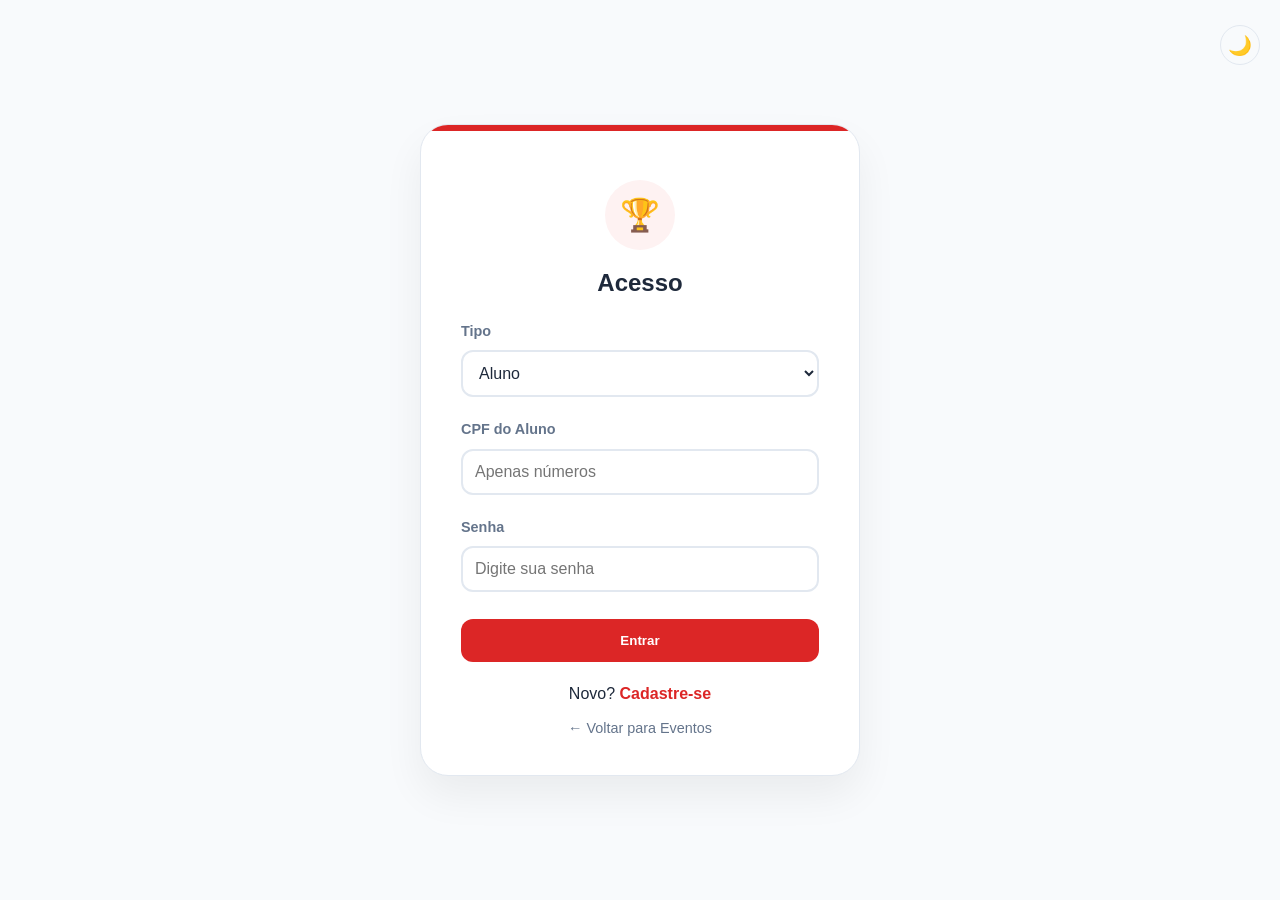
<file: index.html>
<!DOCTYPE html>
<html lang="pt-br">
<head>
    <meta charset="UTF-8">
    <title>Dashboard</title>
    <link rel="stylesheet" href="style.css">
    <script>
        // Trava nativa para impedir exibição de lixo antigo na tela
        (function verificarSessaoImediata() {
            const usuario = localStorage.getItem("usuarioLogado");
            if (!usuario) {
                window.location.href = "login.html";
            }
            if (localStorage.getItem("temaEscuro") === "ativo") {
                document.documentElement.setAttribute("data-theme", "dark");
            }
        })();
    </script>
</head>
<body>
    <header>
        ⚽ PLANNER SESI
        <button onclick="toggleDarkMode()" class="dark-mode-toggle" id="darkModeBtn">🌙</button>
    </header>
    <div class="container">
        <div style="background: var(--vermelho-light); color: var(--vermelho); padding: 12px 20px; border-radius: 16px; margin-bottom: 1.5rem; font-weight: 700; box-shadow: var(--shadow);">
            📌 Inscrições para: <span id="nomeEventoAtual">Carregando...</span>
        </div>
        <div class="header-actions">
            <div>Bem-vindoo, <strong id="nomeExibicao">Carregando...</strong></div>
            <div>
                <button onclick="window.location.href='eventos.html'" class="btn-logout" style="margin-right:8px;">Trocar Evento</button>
                <button onclick="logout()" class="btn-logout">Sair</button>
            </div>
        </div>
        
        <!-- Grid de Estatísticas -->
        <div class="dashboard-stats">
            <div class="stat-card"><span class="stat-title">Inscritos</span><span id="totalGeral" class="stat-value">0</span></div>
            <div class="stat-card"><span class="stat-title">Vagas Livres</span><span id="vagasRestantes" class="stat-value">94</span></div>
        </div>

        <!-- Painel Central: Placar Ao Vivo Interativo -->
        <div class="list" style="text-align: center; padding: 2rem; margin-bottom: 1.5rem;">
            <h3 style="color: var(--text-main); font-weight: 800; margin-bottom: 1.5rem; display: flex; align-items: center; justify-content: center; gap: 8px;">
                🏆 Placar Ao Vivo
            </h3>
            
            <div style="display: flex; justify-content: center; align-items: center; gap: 3rem; margin-bottom: 1.5rem;">
                <div>
                    <div id="nomeTimeA" style="font-weight: 800; font-size: 1.2rem; color: var(--text-main); margin-bottom: 5px; cursor: pointer;" onclick="alterarNomeTime('A')">2º A</div>
                    <span id="pontoTimeA" style="font-size: 4rem; font-weight: 900; color: var(--vermelho); line-height: 1;">0</span>
                </div>
                <div style="font-size: 2rem; font-weight: 900; color: var(--text-sub);">X</div>
                <div>
                    <div id="nomeTimeB" style="font-weight: 800; font-size: 1.2rem; color: var(--text-main); margin-bottom: 5px; cursor: pointer;" onclick="alterarNomeTime('B')">3º B</div>
                    <span id="pontoTimeB" style="font-size: 4rem; font-weight: 900; color: var(--vermelho); line-height: 1;">0</span>
                </div>
            </div>

            <div id="controlesPlacar" style="display: none; justify-content: center; align-items: center; gap: 10px; flex-wrap: wrap;">
                <button onclick="modificarPlacar('A', 1)" style="background: var(--vermelho); color: white; border: none; padding: 10px 16px; border-radius: 8px; font-weight: 700; cursor: pointer;">+ Time A</button>
                <button onclick="modificarPlacar('A', -1)" style="background: var(--vermelho); color: white; border: none; padding: 10px 16px; border-radius: 8px; font-weight: 700; cursor: pointer;">- Time A</button>
                <button onclick="modificarPlacar('B', 1)" style="background: var(--vermelho); color: white; border: none; padding: 10px 16px; border-radius: 8px; font-weight: 700; cursor: pointer;">+ Time B</button>
                <button onclick="modificarPlacar('B', -1)" style="background: var(--vermelho); color: white; border: none; padding: 10px 16px; border-radius: 8px; font-weight: 700; cursor: pointer;">- Time B</button>
                <button onclick="resetarPlacar()" style="background: #1e293b; color: white; border: none; padding: 10px 16px; border-radius: 8px; font-weight: 700; cursor: pointer;">🔄 Resetar</button>
            </div>
            <div style="text-align:center; margin:20px 0;">
                <button id="btnGerenciarModalidades"
                    onclick="abrirModalModalidades()"
                    style="display:none;">
                    ⚙️ Gerenciar Modalidades
                </button>
            </div>
        </div>

        <div class="cards" id="listaModalidades"></div>


<div id="filtroSexo"></div>
        
        <div class="form-box" id="formProfessor">
            <input type="text" id="nomeAluno" placeholder="Nome">
            <input type="text" id="turmaAluno" placeholder="Turma">
            <select id="posicaoAluno"><option>Titular</option><option>Reserva</option></select>
            <button onclick="adicionarAluno()" id="btnSalvar">Salvar</button>
        </div>
        <button onclick="adicionarAluno()" id="btnInscricaoAluno" style="display:none; margin-bottom: 20px; background: var(--vermelho); color:white; border:none; padding: 15px; border-radius: 12px; width:100%; font-weight:bold; cursor:pointer;">Inscrever-me nesta modalidade</button>
        <div class="search-container">
            <input type="text" id="busca" oninput="renderTabela()" placeholder="🔍 Buscar atleta...">
            <span id="contador" class="contador-badge">0/12 jogadores</span>
        </div>
        <div class="list">
            <table>
                <thead><tr><th>Atleta</th><th>Turma</th><th>Posição</th><th style="text-align:right">Ações</th></tr></thead>
                <tbody id="tabela-alunos"></tbody>
            </table>
        </div>
    </div>
    <!-- Alterado para v=150 para quebrar o cache de script antigo do seu PC de uma vez por todas -->
    <script src="script.js?v=200"></script>

<div id="modalModalidades" class="modal">

    <div class="modal-conteudo modal-modalidades">

        <div class="modal-header">

            <h2>Gerenciar Modalidades</h2>

            <button
                class="btn-fechar-modal"
                onclick="fecharModalModalidades()">
                ✕
            </button>

        </div>

        <div class="modal-grid">

            <div class="painel-esquerdo">

                <label>Nome da modalidade</label>

                <input
                    type="text"
                    id="novaModalidadeNome"
                    placeholder="Ex.: Queimada"
                >

                <label>Sexo</label>

                <select id="novaModalidadeSexo">
                    <option value="Masculino">Masculino</option>
                    <option value="Feminino">Feminino</option>
                    <option value="Misto">Misto</option>
                </select>

                <label>Máximo de participantes</label>

                <input
                    type="number"
                    id="novaModalidadeMax"
                    value="12"
                    min="1"
                >

                <button
                    class="btn-vermelho"
                    onclick="adicionarModalidade()">

                    + Adicionar Modalidade

                </button>

            </div>

            <div class="painel-direito">

                <h3>Modalidades cadastradas</h3>

                <div id="listaModalidadesProfessor"></div>

            </div>

        </div>

    </div>

</div>
</body>
</html>
</file>
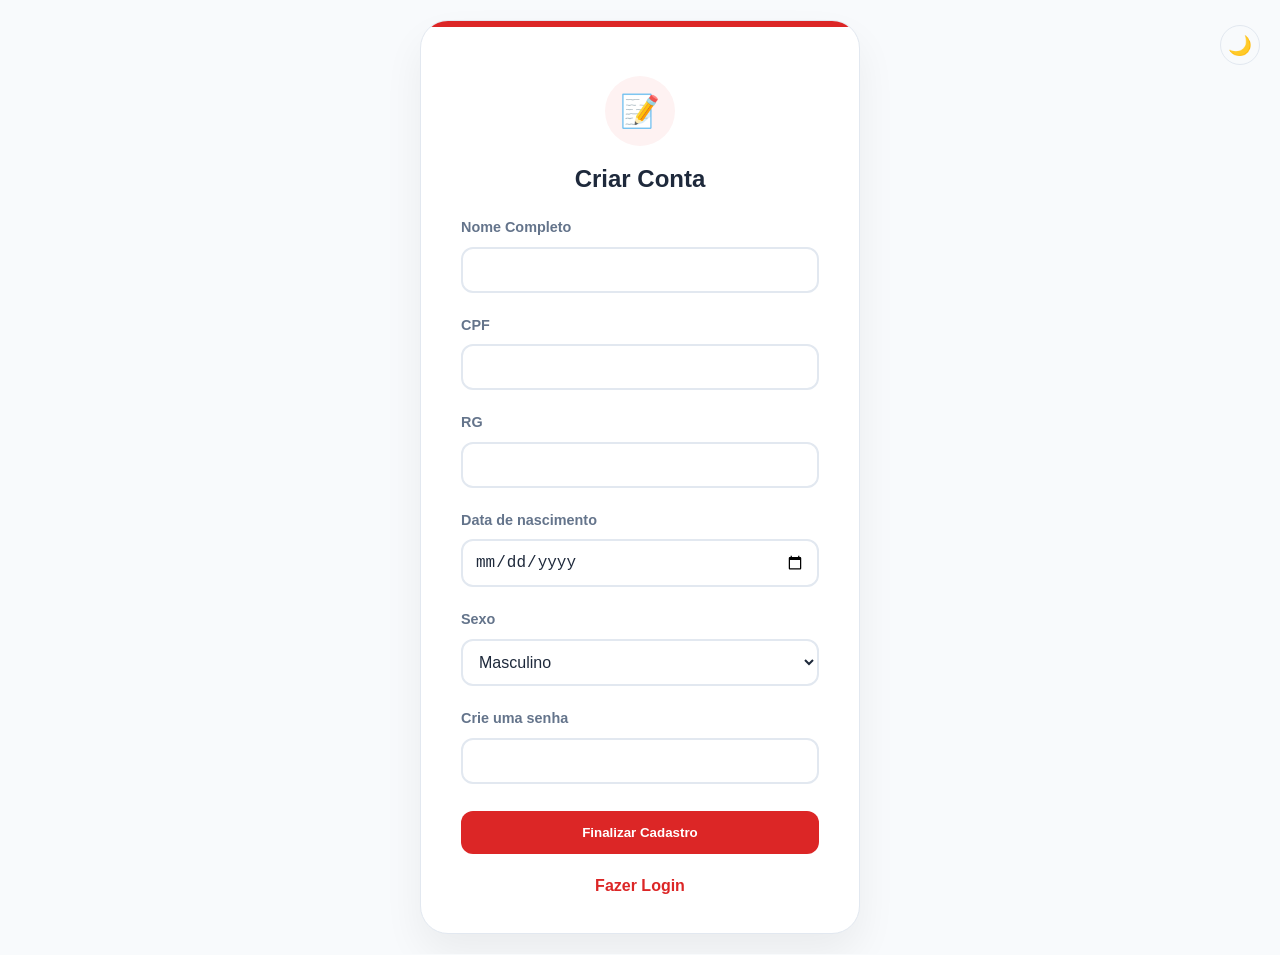
<file: cadastro.html>
<!DOCTYPE html>
<html lang="pt-br">
<head>

<meta charset="UTF-8">
<title>Cadastro - Jogos Escolares</title>

<link rel="stylesheet" href="style.css">

<script>

(function(){

    if(localStorage.getItem("temaEscuro")=="ativo"){
        document.documentElement.setAttribute("data-theme","dark");
    }

})();

document.addEventListener("DOMContentLoaded",()=>{

    const btn=document.getElementById("darkModeBtn");

    if(btn){

        btn.innerText=
        document.documentElement.getAttribute("data-theme")=="dark"
        ? "☀️"
        : "🌙";

    }

});

function toggleDarkMode(){

    const html=document.documentElement;
    const btn=document.getElementById("darkModeBtn");

    if(html.getAttribute("data-theme")=="dark"){

        html.removeAttribute("data-theme");
        localStorage.setItem("temaEscuro","inativo");

        btn.innerText="🌙";

    }else{

        html.setAttribute("data-theme","dark");
        localStorage.setItem("temaEscuro","ativo");

        btn.innerText="☀️";

    }

}

</script>

</head>

<body class="login-page">

<button
onclick="toggleDarkMode()"
class="dark-mode-toggle"
id="darkModeBtn"
style="top:25px;transform:none;">

🌙

</button>

<div class="login-box">

<div class="login-accent-bar"></div>

<div class="login-header">

<div class="icon-circle">📝</div>

<h2>Criar Conta</h2>

</div>

<div class="login-form">

<div class="input-group">

<label>Nome Completo</label>

<input
type="text"
id="cadNome">

</div>

<div class="input-group">

<label>CPF</label>

<input
type="text"
id="cadCPF"
maxlength="11">

</div>

<div class="input-group">

<label>RG</label>

<input
type="text"
id="cadRG">

</div>

<div class="input-group">

<label>Data de nascimento</label>

<input
type="date"
id="cadNasc">

</div>

<div class="input-group">

<label>Sexo</label>

<select id="cadSexo">

<option>Masculino</option>

<option>Feminino</option>

</select>

</div>

<div class="input-group">

<label>Crie uma senha</label>

<input
type="password"
id="cadSenha">

</div>

<button onclick="registrar()" id="btnEntrar">
    Finalizar Cadastro
</button>

<p style="text-align:center;margin-top:20px;">

<a
href="login.html"
style="color:var(--vermelho);font-weight:bold;text-decoration:none;">

Fazer Login

</a>

</p>

</div>

</div>

<script>

async function registrar(){

    const nome=document.getElementById("cadNome").value.trim();

    const cpf=document.getElementById("cadCPF").value.trim();

    const rg=document.getElementById("cadRG").value.trim();

    const nascimento=document.getElementById("cadNasc").value;

    const sexo=document.getElementById("cadSexo").value;

    const senha=document.getElementById("cadSenha").value;

    if(
        !nome||
        !cpf||
        !rg||
        !nascimento||
        !sexo||
        !senha
    ){

        alert("Preencha todos os campos.");

        return;

    }

    const resposta=await fetch("api.php",{

        method:"POST",

        headers:{
            "Content-Type":"application/json"
        },

        body:JSON.stringify({

            acao:"cadastrar_aluno",

            nome:nome,

            cpf:cpf,

            rg:rg,

            data_nascimento:nascimento,

            sexo:sexo,

            senha:senha

        })

    });

    const retorno=await resposta.json();

    if(retorno.sucesso){

        alert("Cadastro realizado!");

        window.location="login.html";

    }else{

        alert(retorno.mensagem);

    }

}

</script>

</body>
</html>
</file>
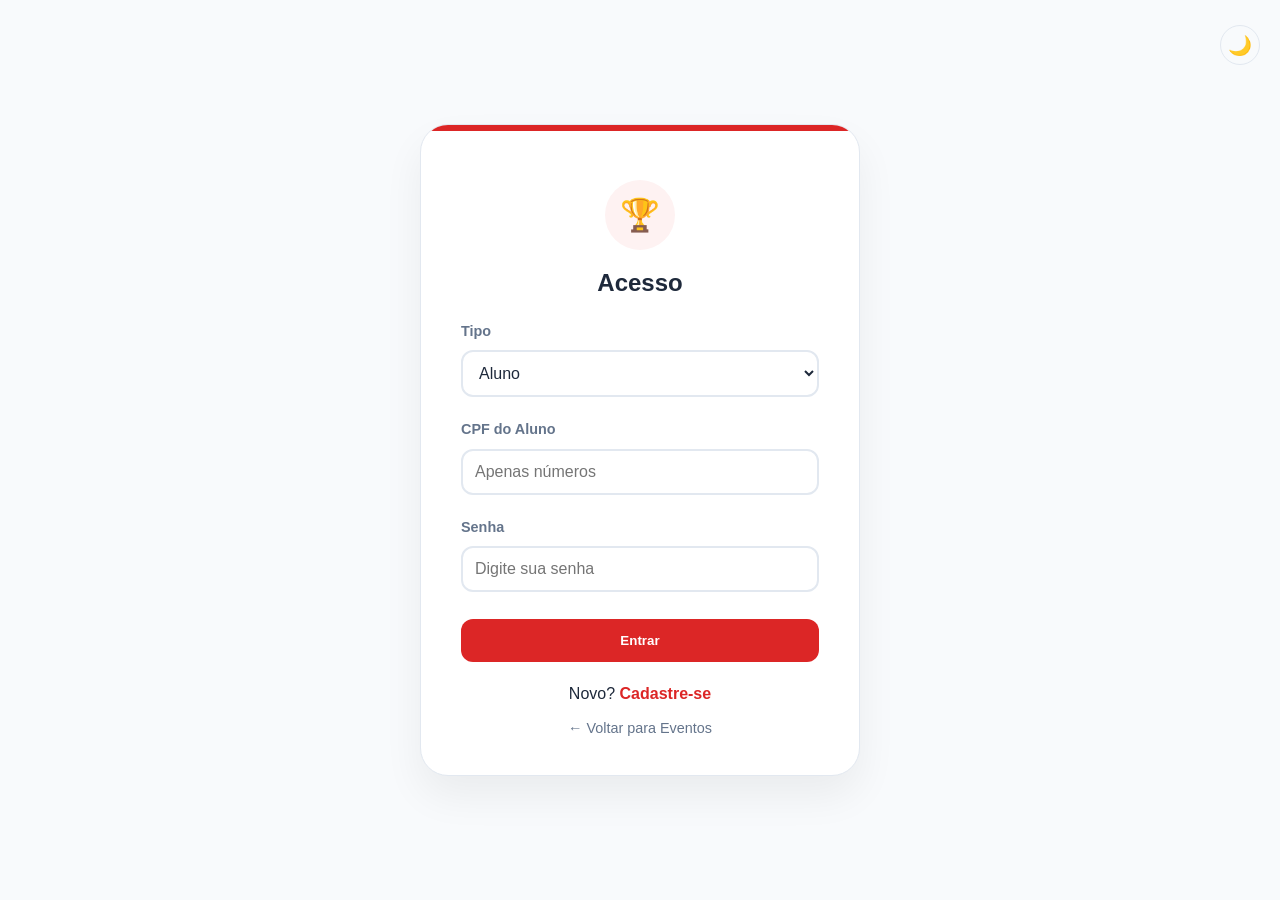
<file: login.html>
<!DOCTYPE html>
<html lang="pt-br">
<head>
    <meta charset="UTF-8">
    <title>Login - Jogos Escolares</title>
    <link rel="stylesheet" href="style.css">

    <script>
        (function () {
            if (localStorage.getItem("temaEscuro") === "ativo") {
                document.documentElement.setAttribute("data-theme", "dark");
            }
        })();

        function toggleDarkMode() {
            const html = document.documentElement;
            const btn = document.getElementById("darkModeBtn");

            if (html.getAttribute("data-theme") === "dark") {
                html.removeAttribute("data-theme");
                localStorage.setItem("temaEscuro", "inativo");
                if (btn) btn.innerText = "🌙";
            } else {
                html.setAttribute("data-theme", "dark");
                localStorage.setItem("temaEscuro", "ativo");
                if (btn) btn.innerText = "☀️";
            }
        }
    </script>
</head>

<body class="login-page">

<button onclick="toggleDarkMode()" class="dark-mode-toggle" id="darkModeBtn" style="top:25px;transform:none;">🌙</button>

<div class="login-box">

    <div class="login-accent-bar"></div>

    <div class="login-header">
        <div class="icon-circle">🏆</div>
        <h2>Acesso</h2>
    </div>

    <div class="login-form">

        <div class="input-group">
            <label>Tipo</label>

            <select id="tipo" onchange="mudarInterface()">
                <option value="aluno">Aluno</option>
                <option value="professor">Professor</option>
            </select>
        </div>

        <div class="input-group">
            <label id="labelUser">CPF do Aluno</label>

            <input
                type="text"
                id="usuario"
                placeholder="Apenas números"
                maxlength="11">
        </div>

        <div class="input-group" id="group-senha">
            <label>Senha</label>

            <input
                type="password"
                id="senha"
                placeholder="Digite sua senha">
        </div>

        <button onclick="fazerLogin()" id="btnEntrar">
            Entrar
        </button>

        <p id="linkCad" style="text-align:center;margin-top:20px;">
            Novo?
            <a href="cadastro.html"
               style="color:var(--vermelho);font-weight:bold;text-decoration:none;">
                Cadastre-se
            </a>
        </p>

        <p style="text-align:center;margin-top:10px;">
            <a href="eventos.html"
               style="color:var(--text-sub);text-decoration:none;font-size:.9rem;">
                ← Voltar para Eventos
            </a>
        </p>

    </div>

</div>

<script>

document.addEventListener("DOMContentLoaded", () => {

    const btn = document.getElementById("darkModeBtn");

    if (btn) {
        btn.innerText =
            document.documentElement.getAttribute("data-theme") === "dark"
            ? "☀️"
            : "🌙";
    }

    document
        .querySelectorAll(".login-form input")
        .forEach(input => {

            input.addEventListener("keypress", e => {

                if (e.key === "Enter") {
                    fazerLogin();
                }

            });

        });

    mudarInterface();

});

function mudarInterface() {

    const tipo = document.getElementById("tipo").value;
    const usuario = document.getElementById("usuario");

    document.getElementById("senha").value = "";

    if (tipo === "professor") {

        document.getElementById("labelUser").innerText = "Usuário Professor";

        usuario.placeholder = "Digite o usuário";

        usuario.maxLength = 50;

        document.getElementById("linkCad").style.display = "none";

    } else {

        document.getElementById("labelUser").innerText = "CPF do Aluno";

        usuario.placeholder = "Apenas números";

        usuario.maxLength = 11;

        document.getElementById("linkCad").style.display = "block";
    }

    usuario.value = "";
}

async function fazerLogin() {

    const u = document.getElementById("usuario").value.trim();
    const s = document.getElementById("senha").value;
    const t = document.getElementById("tipo").value;

    if (t === "professor" && (!u || !s)) {
        alert("Preencha usuário e senha.");
        return;
    }

    if (t === "aluno" && !u) {
        alert("Digite o CPF.");
        return;
    }

    const resposta = await fetch("api.php", {
        method: "POST",
        headers: {
            "Content-Type":"application/json"
        },
        body: JSON.stringify({
            acao:"login",
            usuario:u,
            senha:s,
            tipo:t
        })
    });

    const dados = await resposta.json();

    if (dados.sucesso) {

        localStorage.removeItem("usuarioLogado");
        localStorage.setItem("usuarioLogado", JSON.stringify(dados.usuario));

        window.location.href = "eventos.html";

    } else {

        alert(dados.mensagem);

    }

}
window.onload = function () {
    mudarInterface();
};
</script>

</body>
</html>
</file>
<file: style.css>
/* --- VARIÁVEIS DE SISTEMA E CORES --- */
:root {
    --vermelho: #dc2626;
    --vermelho-dark: #991b1b;
    --vermelho-light: #fef2f2;
    --bg-light: #f8fafc;
    --bg-card: white;
    --text-main: #1e293b;
    --text-sub: #64748b;
    --border-color: #e2e8f0;
    --shadow: 0 10px 15px -3px rgba(0, 0, 0, 0.05);
    --transition: all 0.3s cubic-bezier(0.4, 0, 0.2, 1);
}

[data-theme="dark"] {
    --bg-light: #0f172a;
    --bg-card: #1e293b;
    --text-main: #f8fafc;
    --text-sub: #94a3b8;
    --border-color: #334155;
    --vermelho-light: #450a0a;
}

/* --- ESTRUTURA GLOBAL COMTILHADA --- */
* { box-sizing: border-box; margin: 0; padding: 0; outline: none; }
body { font-family: 'Inter', sans-serif; background: var(--bg-light); color: var(--text-main); line-height: 1.5; transition: background 0.3s, color 0.3s; }

/* --- MANUTENÇÃO INTEGRAL DAS TELAS DE LOGIN E CADASTRO (INALTERADO) --- */
.login-page { background: var(--bg-light); min-height: 100vh; display: flex; align-items: center; justify-content: center; padding: 20px; }
.login-box { background: var(--bg-card); padding: 35px 40px; border-radius: 28px; width: 100%; max-width: 440px; box-shadow: 0 20px 40px rgba(0,0,0,0.06); position: relative; overflow: hidden; border: 1px solid var(--border-color); }
.login-accent-bar { height: 6px; background: var(--vermelho); width: 100%; position: absolute; top: 0; left: 0; }
.icon-circle { width: 70px; height: 70px; background: var(--vermelho-light); color: var(--vermelho); font-size: 2rem; display: flex; align-items: center; justify-content: center; border-radius: 50%; margin: 20px auto 15px; }
.login-header h2 { text-align: center; color: var(--text-main); font-weight: 800; margin-bottom: 20px; }
.input-group { margin-bottom: 22px; }
.input-group label { display: block; font-size: 0.9rem; font-weight: 600; margin-bottom: 8px; color: var(--text-sub); }
input, select { width: 100%; padding: 12px; border: 2px solid var(--border-color); border-radius: 12px; font-size: 1rem; transition: var(--transition); background: var(--bg-card); color: var(--text-main); }
input:focus, select:focus { border-color: var(--vermelho); box-shadow: 0 0 0 4px var(--vermelho-light); }
#btnEntrar, #btnSalvar { width: 100%; background: var(--vermelho); color: white; border: none; padding: 14px; border-radius: 12px; font-weight: 700; cursor: pointer; transition: var(--transition); margin-top: 5px; }
#btnEntrar:hover, #btnSalvar:hover { background: var(--vermelho-dark); transform: translateY(-2px); }

/* --- ESTRUTURA DO TOPO E CONTAINERS --- */
header { background: var(--bg-card); padding: 1.2rem; text-align: center; font-weight: 800; color: var(--vermelho); border-bottom: 4px solid var(--vermelho); box-shadow: var(--shadow); position: relative; }
.container { max-width: 1000px; margin: 2rem auto; padding: 0 1rem; }
.header-actions { display: flex; justify-content: space-between; align-items: center; background: var(--bg-card); padding: 12px 20px; border-radius: 16px; margin-bottom: 1.5rem; box-shadow: var(--shadow); border: 1px solid var(--border-color); }

/* --- PAINEL PRINCIPAL (DASHBOARD) --- */
.dashboard-stats { display: grid; grid-template-columns: repeat(auto-fit, minmax(140px, 1fr)); gap: 1rem; margin-bottom: 2rem; }
.stat-card { background: var(--bg-card); padding: 0.8rem 1.2rem; border-radius: 16px; box-shadow: var(--shadow); border-left: 5px solid var(--vermelho); border-top: 1px solid var(--border-color); border-right: 1px solid var(--border-color); border-bottom: 1px solid var(--border-color); }
.stat-title { font-size: 0.65rem; color: var(--text-sub); text-transform: uppercase; font-weight: 700; display: block; }
.stat-value { font-size: 1.8rem; font-weight: 800; color: var(--text-main); display: block; line-height: 1.2; margin-top: 4px; }

/* --- ABAS DE ESPORTES (CARDS) --- */
.cards { display: grid; grid-template-columns: repeat(auto-fit, minmax(120px, 1fr)); gap: 12px; margin-bottom: 1.5rem; }
.card { background: var(--bg-card); padding: 1rem; border-radius: 12px; text-align: center; cursor: pointer; font-weight: 600; box-shadow: var(--shadow); border: 2px solid transparent; transition: var(--transition); color: var(--text-main); }
.card.active { border-color: var(--vermelho); color: var(--vermelho); background: var(--vermelho-light); }

/* --- ALTERNADOR DE GÊNERO --- */
.sexo-toggle { display: flex; background: var(--border-color); padding: 4px; border-radius: 50px; max-width: 280px; margin-bottom: 1.5rem; }
.sexo-btn { flex: 1; padding: 8px 15px; border: none; border-radius: 50px; text-align: center; cursor: pointer; font-weight: 600; font-size: 0.9rem; color: var(--text-sub); background: transparent; transition: var(--transition); }
.sexo-btn.active { background: var(--vermelho); color: white; box-shadow: var(--shadow); }

/* --- BLOCO DE FORMULÁRIO INTERNO --- */
.form-box { background: var(--bg-card); padding: 1.5rem; border-radius: 20px; box-shadow: var(--shadow); border: 1px solid var(--border-color); display: grid; grid-template-columns: 2fr 1fr 1fr auto; gap: 12px; margin-bottom: 2rem; align-items: center; }

/* --- REGRAS DE BUSCA E LISTAGENS COMTILHADAS --- */
.search-container { display: flex; align-items: center; justify-content: space-between; background: var(--bg-card); padding: 10px 20px; border-radius: 16px; margin-bottom: 1.5rem; box-shadow: var(--shadow); border: 1px solid var(--border-color); }
.search-container input { border: none; background: transparent; width: 100%; padding: 10px; color: var(--text-main); }
.search-container input:focus { box-shadow: none; border-color: transparent; }
.contador-badge { background: var(--vermelho-light); color: var(--vermelho); padding: 6px 14px; border-radius: 12px; font-size: 0.85rem; font-weight: 700; white-space: nowrap; }

.list { background: var(--bg-card); border-radius: 20px; padding: 1.5rem; box-shadow: var(--shadow); margin-top: 1rem; overflow-x: auto; border: 1px solid var(--border-color); }
table { width: 100%; border-collapse: collapse; }
th { text-align: left; color: var(--text-sub); font-size: 0.85rem; text-transform: uppercase; padding: 12px 15px; border-bottom: 2px solid var(--border-color); }
td { padding: 16px 15px; border-bottom: 1px solid var(--border-color); color: var(--text-main); font-size: 0.95rem; }
th:last-child, td:last-child { text-align: right; }

/* --- BADGES E BOTÕES AUXILIARES --- */
.action-btn { border: none; background: var(--bg-light); padding: 8px 12px; border-radius: 10px; cursor: pointer; margin-left: 5px; transition: var(--transition); }
.action-btn:hover { background: var(--border-color); transform: scale(1.1); }

.badge { padding: 6px 12px; border-radius: 8px; font-size: 0.75rem; font-weight: 700; }
.titular { background: #dcfce7; color: #166534; }
[data-theme="dark"] .titular { background: #14532d; color: #4ade80; }
.reserva { background: var(--bg-light); color: var(--text-sub); }

.btn-logout { background: var(--bg-light); color: var(--text-sub); border: 1px solid var(--border-color); padding: 8px 16px; border-radius: 10px; font-weight: 700; cursor: pointer; transition: var(--transition); }
.btn-logout:hover { background: var(--border-color); color: var(--text-main); }

.dark-mode-toggle { position: absolute; right: 20px; top: 50%; transform: translateY(-50%); background: var(--bg-light); border: 1px solid var(--border-color); font-size: 1.2rem; padding: 8px; border-radius: 50%; cursor: pointer; display: flex; align-items: center; justify-content: center; width: 40px; height: 40px; transition: var(--transition); }

/* --- GRID DE TORNEIOS / EVENTOS --- */
.events-grid { display: grid; grid-template-columns: repeat(auto-fit, minmax(300px, 1fr)); gap: 1.5rem; margin-top: 2rem; }
.event-card { background: var(--bg-card); border-radius: 20px; overflow: hidden; box-shadow: var(--shadow); transition: var(--transition); display: flex; flex-direction: column; border: 1px solid var(--border-color); }
.event-card:hover { transform: translateY(-5px); box-shadow: 0 20px 25px -5px rgba(0, 0, 0, 0.1); }
.event-banner { background: var(--vermelho); color: white; padding: 2rem 1.5rem; font-size: 1.5rem; font-weight: 800; text-align: center; position: relative; }
.event-badge { position: absolute; top: 15px; right: 15px; background: rgba(255, 255, 255, 0.2); padding: 4px 10px; border-radius: 20px; font-size: 0.75rem; font-weight: 700; text-transform: uppercase; }
.event-body { padding: 1.5rem; display: flex; flex-direction: column; flex-grow: 1; }
.event-info { font-size: 0.9rem; color: var(--text-sub); margin-bottom: 8px; display: flex; align-items: center; gap: 8px; }
.event-title { font-size: 1.2rem; font-weight: 700; margin-bottom: 12px; color: var(--text-main); }
.btn-inscrever { width: 100%; background: var(--vermelho); color: white; border: none; padding: 12px; border-radius: 12px; font-weight: 700; cursor: pointer; transition: var(--transition); margin-top: auto; text-align: center; text-decoration: none; display: block; }
.btn-inscrever:hover { background: var(--vermelho-dark); }

/* --- TRATAMENTO DE INTERFACE PARA CELULAR (RESPONSIVIDADE) --- */
@media (max-width: 768px) {
    .form-box { grid-template-columns: 1fr; gap: 10px; }
    .header-actions { flex-direction: column; gap: 12px; text-align: center; }
    .search-container { flex-direction: column; gap: 10px; align-items: stretch; }
    .search-container input { text-align: center; }
    .contador-badge { text-align: center; }
}
.btn-excluir-evento{
    background:#dc2626;
    color:white;
    border:none;
    padding:8px 16px;
    border-radius:10px;
    font-weight:700;
    cursor:pointer;
    transition:var(--transition);
}

.btn-excluir-evento:hover{
    background:#991b1b;
    transform:translateY(-2px);
}
.painel-eventos {
    border-top: 4px solid var(--vermelho);
}

.titulo-gerenciamento {
    color: var(--text-main);
    font-size: 1.3rem;
    font-weight: 800;
    margin-bottom: 20px;
}

.event-actions {
    display: flex;
    gap: 10px;
    margin-top: 12px;
}

.btn-editar-evento {
    flex: 1;
    background: var(--bg-light);
    color: var(--text-main);
    border: 1px solid var(--border-color);
    padding: 10px;
    border-radius: 10px;
    cursor: pointer;
    font-weight: 700;
    transition: var(--transition);
}

.btn-editar-evento:hover {
    transform: translateY(-2px);
}

.btn-excluir-evento {
    flex: 1;
    background: #dc2626;
    color: white;
    border: none;
    padding: 10px;
    border-radius: 10px;
    cursor: pointer;
    font-weight: 700;
    transition: var(--transition);
}

.btn-excluir-evento:hover {
    background: #991b1b;
    transform: translateY(-2px);
}
/* =========================================================
   FORMULÁRIO DE EVENTOS (PADRÃO DASHBOARD)
========================================================= */

.form-eventos{
    grid-template-columns: 1fr 1fr 1fr auto;
    gap: 12px;
    align-items: stretch;
    padding: 1.5rem;
    border-radius: 20px;
    background: var(--bg-card);
    border: 1px solid var(--border-color);
    box-shadow: var(--shadow);
    transition: var(--transition);
}

/* inputs mais “card UI” */
.form-eventos input{
    border: 2px solid var(--border-color);
    background: var(--bg-light);
    padding: 12px 14px;
    border-radius: 12px;
    font-size: 0.95rem;
    font-weight: 600;
    color: var(--text-main);
    transition: var(--transition);
}

/* foco consistente com o resto do sistema */
.form-eventos input:focus{
    border-color: var(--vermelho);
    box-shadow: 0 0 0 4px var(--vermelho-light);
    background: var(--bg-card);
    transform: translateY(-1px);
}

/* botão criar evento alinhado ao sistema */
.btn-criar-evento{
    background: var(--vermelho);
    color: white;
    border: none;
    padding: 12px 18px;
    border-radius: 12px;
    font-weight: 800;
    cursor: pointer;
    transition: var(--transition);
    white-space: nowrap;
    box-shadow: var(--shadow);
}

/* hover mais “premium” */
.btn-criar-evento:hover{
    background: var(--vermelho-dark);
    transform: translateY(-2px);
}

/* responsivo igual seu sistema */
@media (max-width: 768px){
    .form-eventos{
        grid-template-columns: 1fr;
    }

    .btn-criar-evento{
        width: 100%;
    }
}
/* =========================================================
   MELHORIAS VISUAIS
========================================================= */

/* Suavização das fontes */
body{
    -webkit-font-smoothing: antialiased;
    -moz-osx-font-smoothing: grayscale;
    text-rendering: optimizeLegibility;
}

/* Hover das linhas da tabela */
table tbody tr{
    transition: background-color .2s ease;
}

table tbody tr:hover{
    background: rgba(220,38,38,.03);
}

/* Caixa de login */
.login-box{
    transition: box-shadow .3s ease;
}

.login-box:hover{
    box-shadow:0 25px 50px -12px rgba(0,0,0,.10);
}

/* Botões de sexo */
.sexo-btn{
    transition:
        background-color .2s ease,
        color .2s ease,
        box-shadow .2s ease;
}

/* Inputs */
input,
select{
    transition:
        border-color .2s ease,
        box-shadow .2s ease,
        background-color .2s ease;
}

/* Estatísticas */
.stat-title{
    letter-spacing:.5px;
}

/* Cabeçalho da tabela */
th{
    letter-spacing:.5px;
    font-weight:700;
}

/* Botão Dark Mode */
.dark-mode-toggle{
    transition:
        transform .2s ease,
        background-color .2s ease,
        border-color .2s ease;
}

.dark-mode-toggle:hover{
    transform:translateY(-50%) scale(1.05);
}
/* =========================================================
   BOTÃO GERENCIAR MODALIDADES
========================================================= */

#btnGerenciarModalidades{
    background:#1e293b;
    color:#fff;
    border:none;
    border-radius:10px;
    padding:10px 18px;
    cursor:pointer;
    font-weight:700;
    transition:.25s;
}

#btnGerenciarModalidades:hover{
    background:#334155;
}

/* =========================================================
   MODAL
========================================================= */

.modal{
    display:none;
    position:fixed;
    inset:0;
    background:rgba(0,0,0,.55);
    justify-content:center;
    align-items:center;
    z-index:9999;
}

.modal-conteudo{
    background:var(--bg-card);
    width:900px;
    max-width:95%;
    max-height:90vh;
    overflow-y:auto;
    border-radius:20px;
    padding:30px;
    box-shadow:var(--shadow);
}

.modal-modalidades{
    width:900px;
    max-width:95%;
    max-height:90vh;
    overflow:hidden;
}
/* =========================================================
   GRID DO MODAL
========================================================= */

.modal-grid{
    display:grid;
    grid-template-columns:320px 1fr;
    gap:30px;
    align-items:flex-start;
}

/* =========================================================
   PAINEL ESQUERDO
========================================================= */

.painel-esquerdo{
    display:flex;
    flex-direction:column;
    gap:14px;
}

.painel-esquerdo label{
    font-weight:700;
    color:var(--text-main);
}

.painel-esquerdo input,
.painel-esquerdo select{
    width:100%;
}

/* =========================================================
   BOTÃO VERMELHO
========================================================= */

.btn-vermelho{
    margin-top:10px;
    background:var(--vermelho);
    color:#fff;
    border:none;
    padding:12px;
    border-radius:12px;
    font-weight:700;
    cursor:pointer;
    transition:.25s;
}

.btn-vermelho:hover{
    background:var(--vermelho-dark);
}

/* =========================================================
   PAINEL DIREITO
========================================================= */

.painel-direito h3{
    margin-bottom:15px;
}

#listaModalidadesProfessor{
    height:430px;
    overflow-y:auto;
    padding-right:8px;
}

/* =========================================================
   CARD DA MODALIDADE
========================================================= */

.item-modalidade{
    display:flex;
    justify-content:space-between;
    align-items:center;
    padding:15px;
    border:1px solid var(--border-color);
    border-radius:12px;
    background:var(--bg-light);
    transition:.2s;
}

.item-modalidade:hover{
    transform:translateY(-2px);
}

.info-modalidade{
    display:flex;
    flex-direction:column;
    gap:4px;
}

.info-modalidade strong{
    font-size:16px;
    color:var(--text-main);
}

.info-modalidade span{
    color:var(--text-sub);
    font-size:14px;
}

.info-modalidade small{
    color:var(--text-sub);
    font-size:13px;
}

/* =========================================================
   BOTÃO EXCLUIR
========================================================= */

.btn-excluir-modalidade{
    background:none;
    border:none;
    cursor:pointer;
    font-size:22px;
    transition:.2s;
}

.btn-excluir-modalidade:hover{
    transform:scale(1.15);
}

/* =========================================================
   AÇÕES DO MODAL
========================================================= */

.acoes-modal{
    display:flex;
    justify-content:flex-end;
    margin-top:25px;
}

.acoes-modal button{
    background:#1e293b;
    color:#fff;
    border:none;
    border-radius:10px;
    padding:10px 18px;
    cursor:pointer;
    font-weight:700;
}

.acoes-modal button:hover{
    background:#334155;
}

/* =========================================================
   RESPONSIVO
========================================================= */

@media (max-width:800px){

    .modal-grid{
        grid-template-columns:1fr;
    }

    .painel-esquerdo{
        width:100%;
    }

}
.modal-header{
    display:flex;
    justify-content:space-between;
    align-items:center;
    margin-bottom:25px;
}

.btn-fechar-modal{
    width:40px;
    height:40px;
    border:none;
    border-radius:50%;
    background:#ef4444;
    color:#fff;
    font-size:22px;
    font-weight:bold;
    cursor:pointer;
    transition:.2s;
}

.btn-fechar-modal:hover{
    background:#b91c1c;
    transform:rotate(90deg);
}
.status-aberto{
    background:#22c55e !important;
    color:white;
}

.status-breve{
    background:#f59e0b !important;
    color:white;
}

.status-encerrado{
    background:#ef4444 !important;
    color:white;
}
.form-box h4{
    margin-top:20px;
    margin-bottom:10px;
    color:#1e293b;
}

.form-box label{
    display:block;
    margin-top:12px;
    margin-bottom:5px;
    font-weight:600;
    font-size:14px;
}

.form-box textarea{

    width:100%;
    padding:12px;

    border-radius:10px;

    border:1px solid #d1d5db;

    resize:vertical;

    font-family:inherit;

    box-sizing:border-box;

}

.form-box hr{

    margin:25px 0;

    border:none;

    border-top:1px solid #e5e7eb;

}
/* ==========================
   FORMULÁRIO DE EVENTOS
========================== */

.form-box{
    display:flex;
    flex-direction:column;
    gap:20px;
}

.secao-formulario{

    background:#f8fafc;

    border:1px solid #e2e8f0;

    border-radius:16px;

    padding:20px;

}

.secao-formulario h4{

    margin:0 0 20px;

    color:#1e293b;

    font-size:18px;

}

.secao-formulario label{

    display:block;

    margin:15px 0 6px;

    font-weight:600;

    color:#334155;

}

.secao-formulario input,
.secao-formulario textarea{

    width:100%;

    padding:12px;

    border:1px solid #cbd5e1;

    border-radius:10px;

    font-size:15px;

    box-sizing:border-box;

}

.secao-formulario textarea{

    resize:vertical;

    min-height:120px;

    font-family:inherit;

}

.datas-container{

    display:grid;

    grid-template-columns:1fr 1fr;

    gap:20px;

}

#btnSalvarEvento{

    width:260px;

    align-self:center;

    margin-top:10px;

}

@media(max-width:768px){

    .datas-container{

        grid-template-columns:1fr;

    }

}
/*======================================================
        NOVO PAINEL DE GERENCIAMENTO DE EVENTOS
======================================================*/

.form-eventos{

    display:flex;
    flex-direction:column;
    gap:30px;

}

.card-form{

    position:relative;
    overflow:hidden;

    background:#ffffff;

    border:2px solid #e5e7eb;

    border-radius:20px;

    padding:32px;

    box-shadow:0 10px 30px rgba(0,0,0,.08);

    transition:.25s;

}

.card-form:hover{

    transform:translateY(-2px);

    box-shadow:0 16px 36px rgba(0,0,0,.10);

}

.card-form::before{

    content:"";

    position:absolute;

    top:0;
    left:0;

    width:100%;
    height:6px;

    background:#dc2626;

}

.card-form h3{

    display:flex;
    align-items:center;
    gap:10px;

    margin:0 0 26px;

    padding-bottom:12px;

    border-bottom:2px solid #ececec;

    color:#dc2626;

    font-size:23px;

    font-weight:800;

}

.campo{

    display:flex;
    flex-direction:column;

    margin-bottom:22px;

}

.campo:last-child{

    margin-bottom:0;

}

.campo label{

    margin-bottom:8px;

    font-size:15px;

    font-weight:700;

    color:#374151;

}

.campo input,
.campo textarea{

    width:100%;

    box-sizing:border-box;

    background:#fafafa;

    border:2px solid #d1d5db;

    border-radius:14px;

    padding:14px 16px;

    font-size:15px;

    font-family:inherit;

    color:#1f2937;

    transition:all .25s;

}

.campo textarea{

    resize:vertical;

    min-height:150px;

}

.campo input:hover,
.campo textarea:hover{

    border-color:#b9bec7;

}

.campo input:focus,
.campo textarea:focus{

    outline:none;

    background:#fff;

    border-color:#dc2626;

    box-shadow:0 0 0 5px rgba(220,38,38,.15);

}

.datas-grid{

    display:grid;

    grid-template-columns:1fr 1fr;

    gap:28px;

}

.acoes-evento-form{

    display:flex;

    justify-content:center;

    margin-top:10px;

}

#btnSalvarEvento{

    min-width:320px;

    height:56px;

    border:none;

    border-radius:16px;

    background:#dc2626;

    color:#fff;

    font-size:17px;

    font-weight:700;

    cursor:pointer;

    transition:.25s;

    box-shadow:0 8px 20px rgba(220,38,38,.25);

}

#btnSalvarEvento:hover{

    transform:translateY(-3px);

    background:#b91c1c;

    box-shadow:0 14px 30px rgba(220,38,38,.35);

}

#btnSalvarEvento:active{

    transform:scale(.98);

}

@media(max-width:900px){

    .datas-grid{

        grid-template-columns:1fr;

    }

    #btnSalvarEvento{

        width:100%;

        min-width:unset;

    }

}
.card-form{

    position:relative;

    overflow:hidden;

}

.card-form::before{

    content:"";

    position:absolute;

    top:0;
    left:0;

    width:100%;
    height:6px;

    background:#dc2626;

}
.card-form h3{

    color:#dc2626;

    font-size:22px;

    font-weight:800;

    margin-bottom:18px;

    padding-bottom:10px;

    border-bottom:2px solid #ececec;

}
</file>
